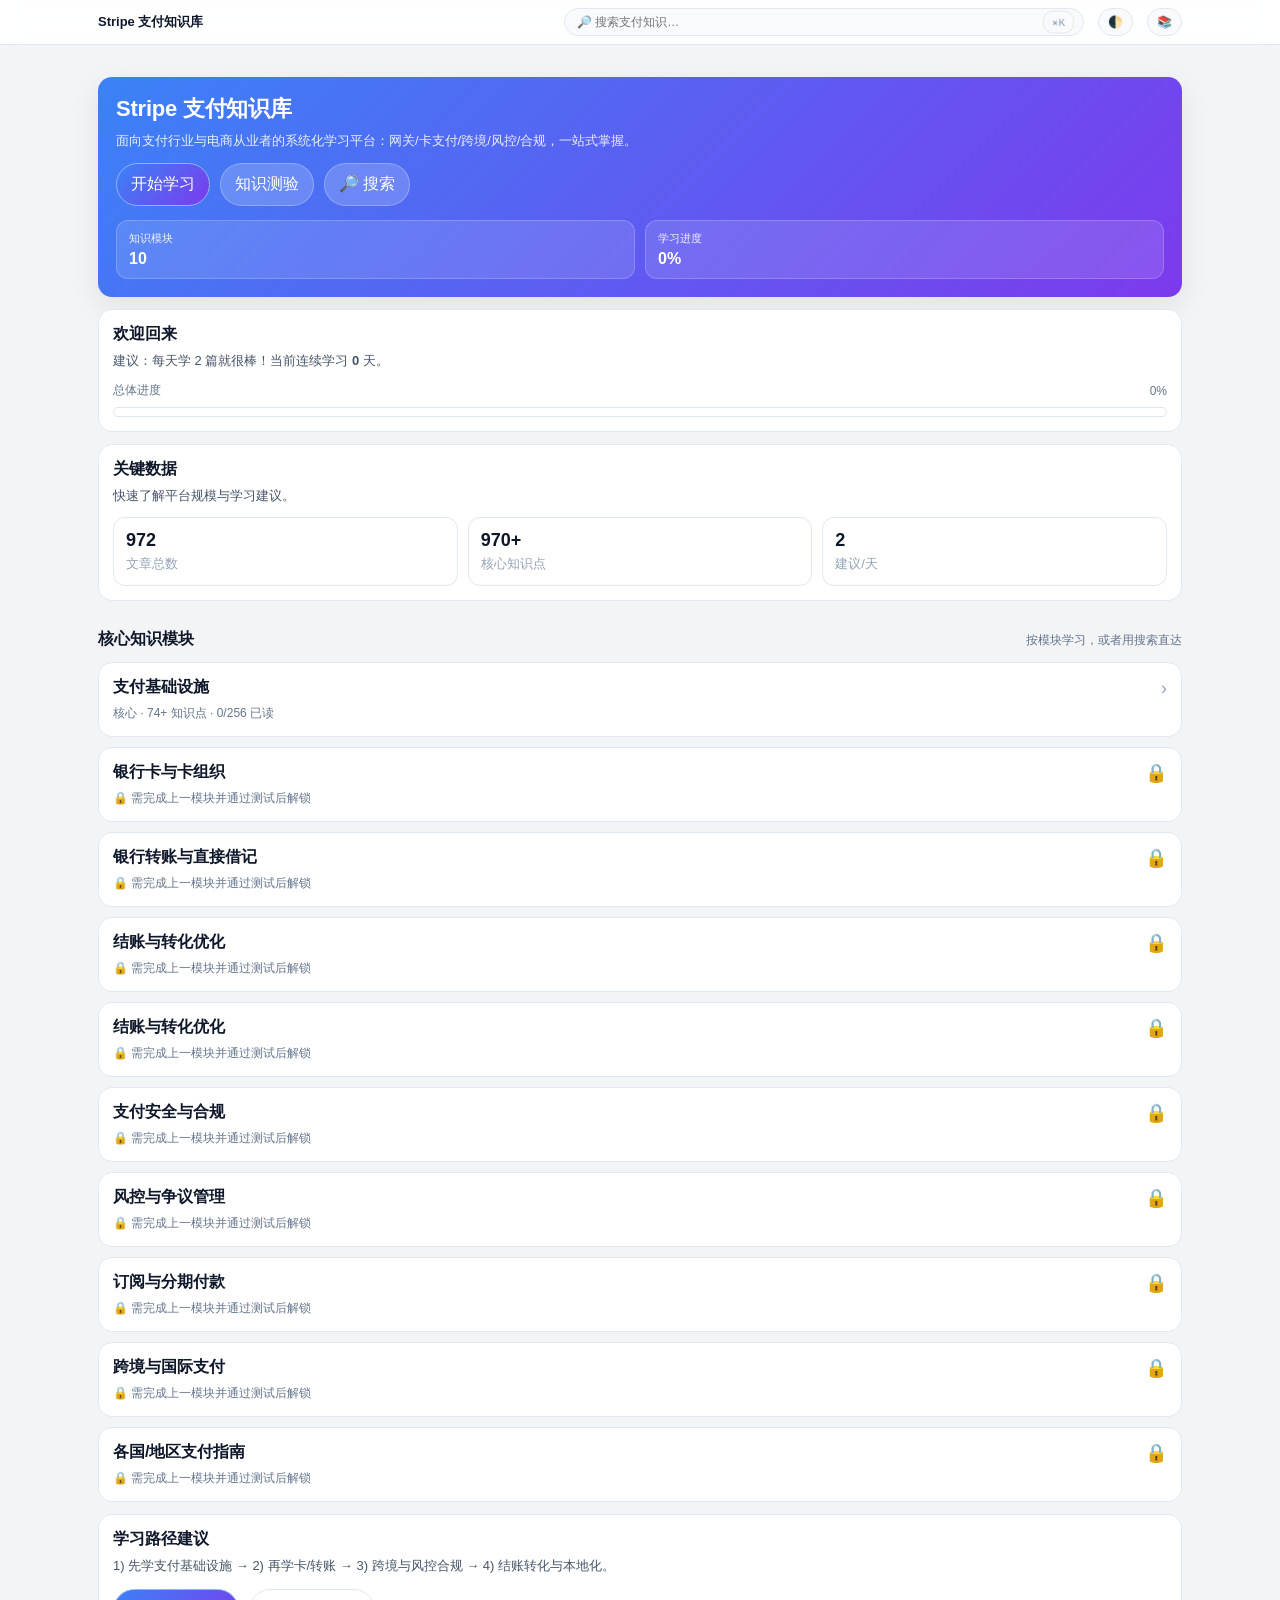
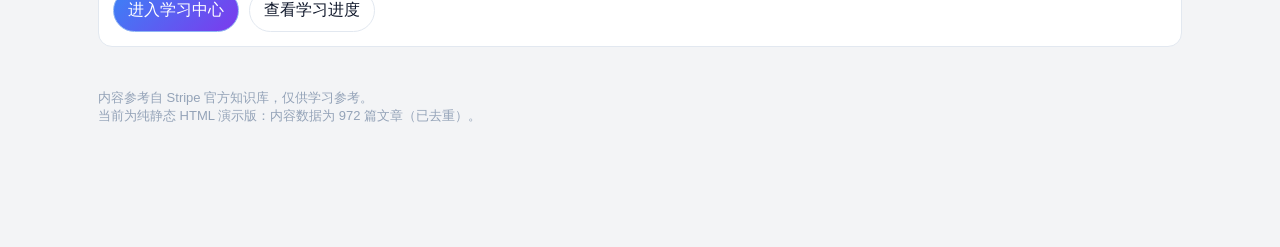
<file: index.html>
<!doctype html>
<html lang="zh-CN">
  <head>
    <meta charset="UTF-8" />
    <meta name="viewport" content="width=device-width, initial-scale=1.0" />
    <title>Stripe 支付知识库</title>
    <meta name="description" content="面向支付行业从业者和电商运营人员的结构化学习平台。" />
    <link rel="stylesheet" href="./assets/styles.css" />
  </head>
  <body>
    <div id="app"></div>
    <script type="module" src="./assets/app.js"></script>
  </body>
</html>
</file>
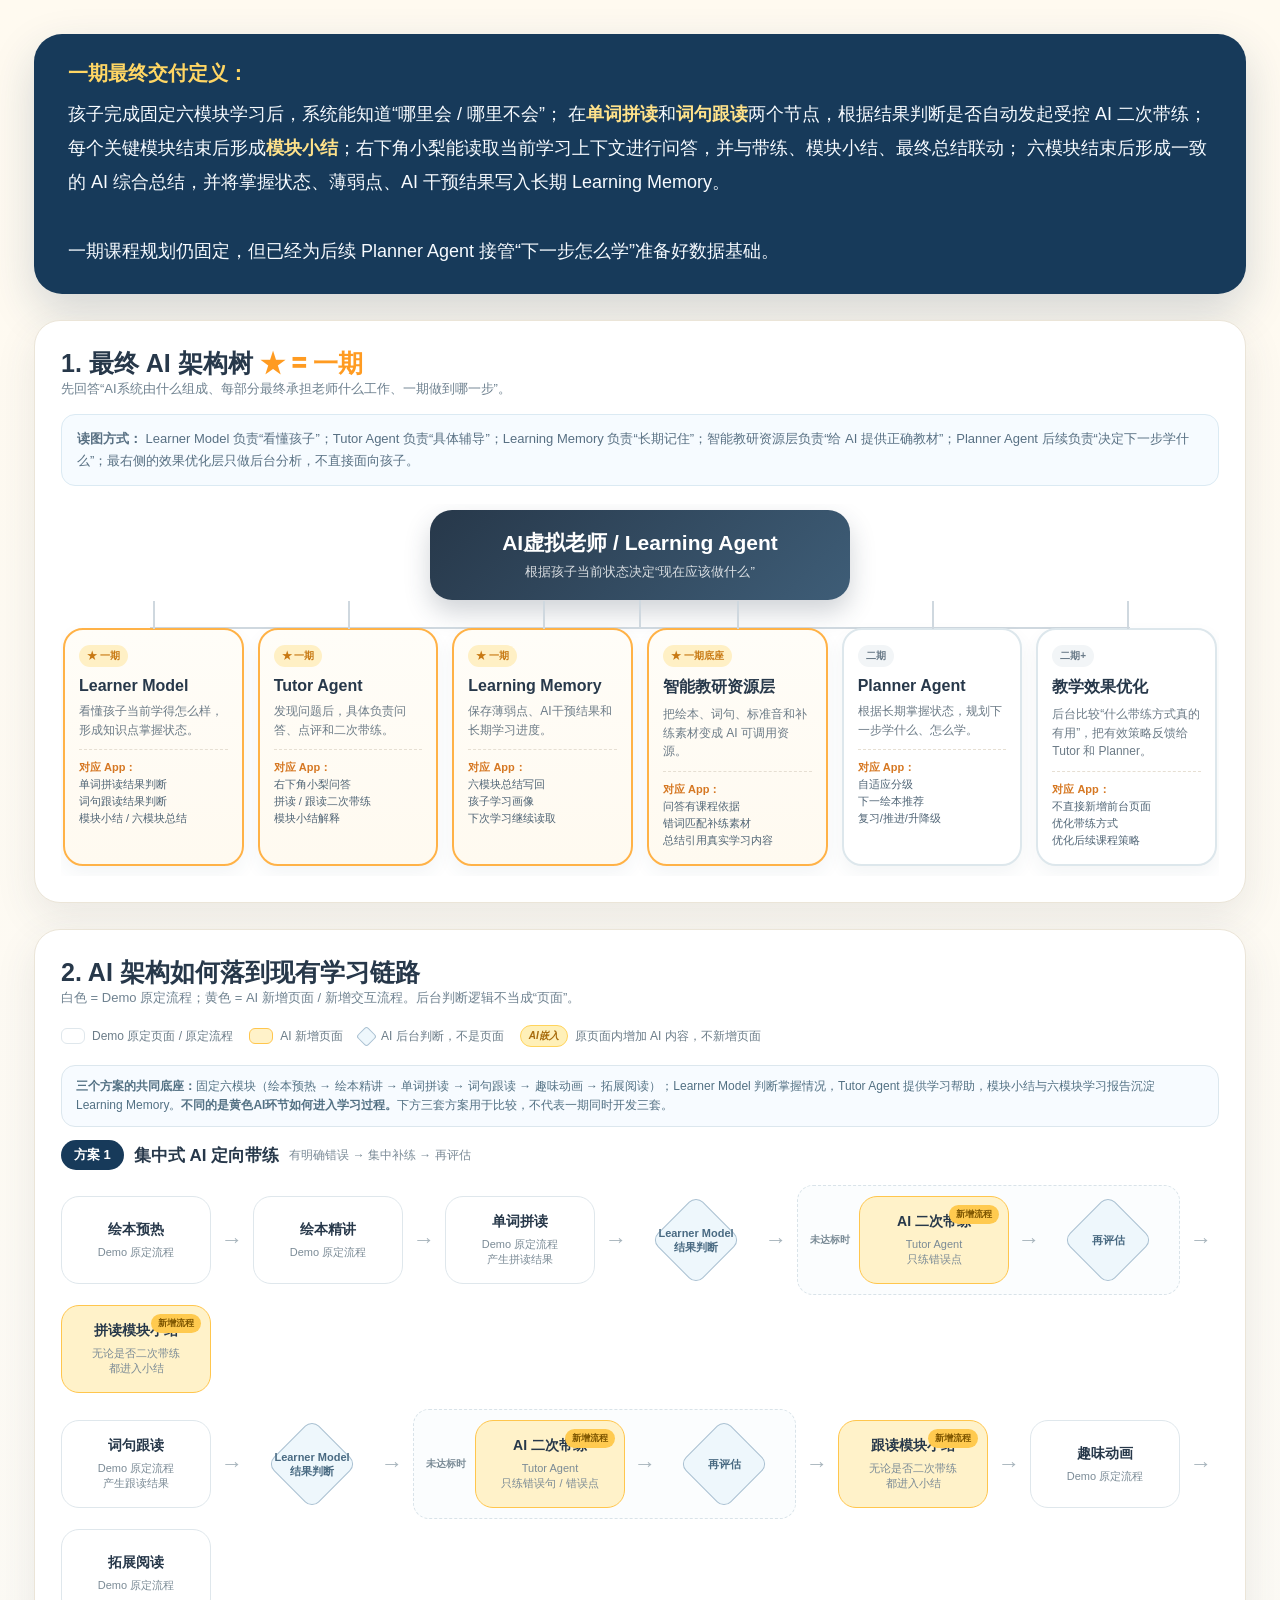
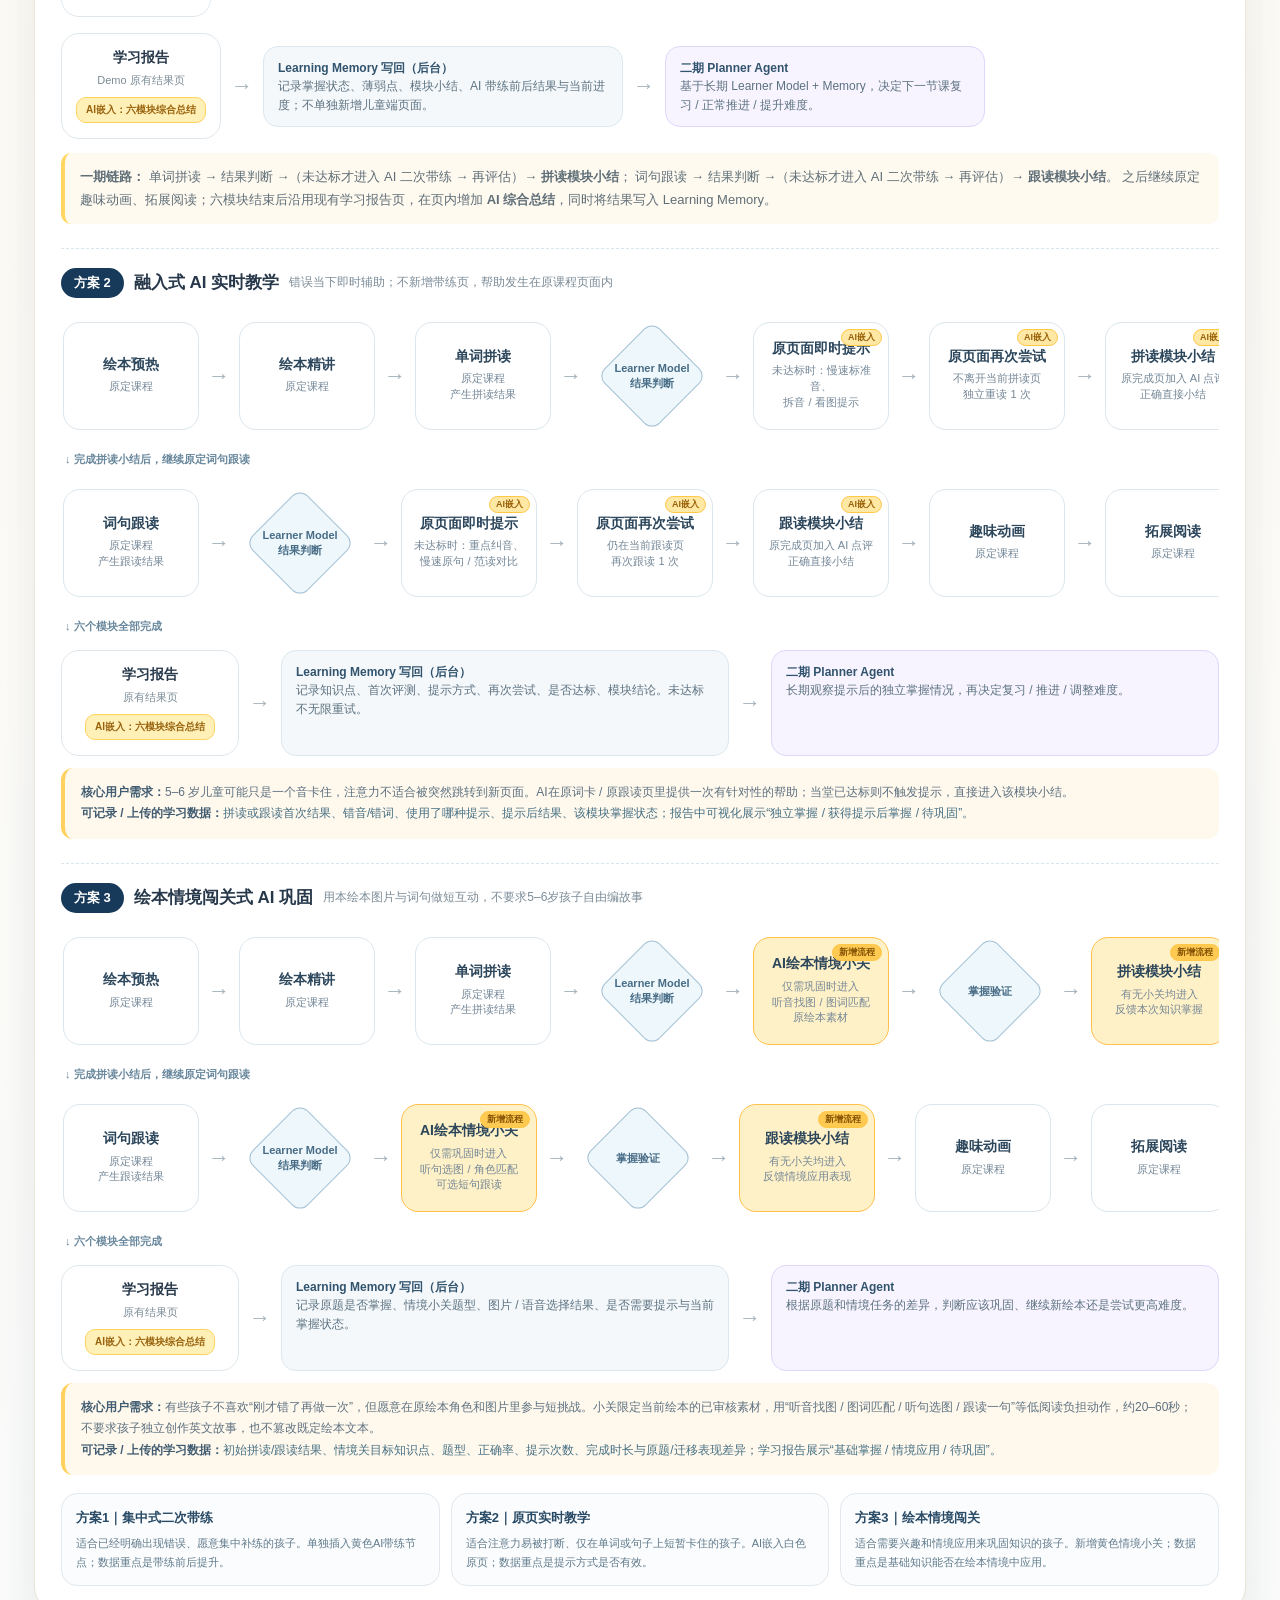
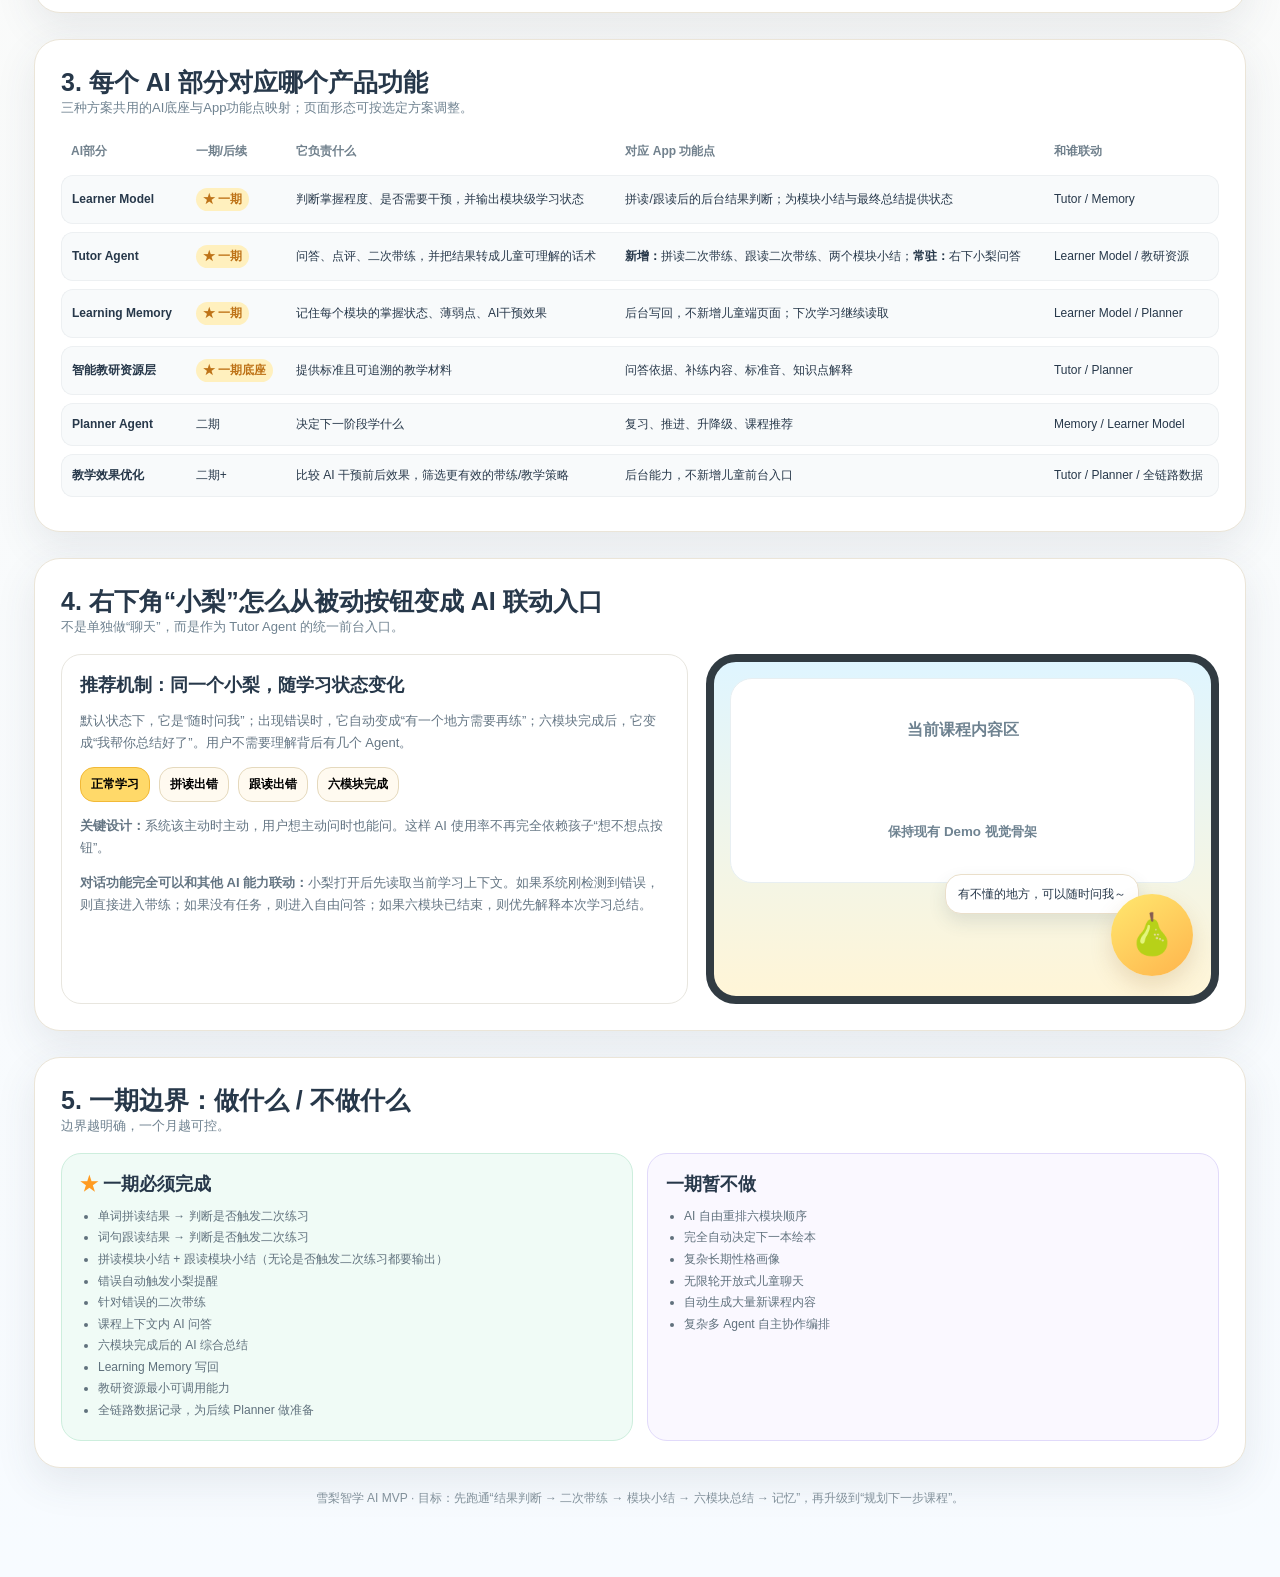
<file: xueli-demo/archive/architecture-original.html>
<!doctype html>
<html lang="zh-CN">
<head>
<meta charset="utf-8"/>
<meta name="viewport" content="width=device-width,initial-scale=1"/>
<title>雪梨智学 · AI建设架构与一期可行性</title>
<style>
:root{
  --bg:#fffaf0;--paper:#fff;--ink:#27384a;--muted:#6f8290;
  --orange:#ff8a4c;--yellow:#ffd760;--green:#5ecb9d;--blue:#5bb8f3;
  --purple:#9a87f5;--line:#eadfc8;--soft:#fff3cf;--shadow:0 14px 40px rgba(54,70,88,.10);
}
*{box-sizing:border-box}
body{margin:0;background:linear-gradient(180deg,#fffaf0,#f7fbff);font-family:-apple-system,BlinkMacSystemFont,"PingFang SC","Microsoft YaHei",sans-serif;color:var(--ink)}
.page{max-width:1440px;margin:0 auto;padding:34px 34px 70px}
.hero{background:linear-gradient(135deg,#fff5cf,#fffdf8 48%,#eef9ff);border:1px solid #f0e4c7;border-radius:28px;padding:30px 34px;box-shadow:var(--shadow)}
.kicker{font-size:13px;font-weight:900;color:#d88730;letter-spacing:.08em}
h1{font-size:34px;margin:8px 0 12px;line-height:1.2}
.hero p{margin:0;max-width:1050px;line-height:1.8;color:#536779;font-size:16px}
.principles{display:grid;grid-template-columns:repeat(4,1fr);gap:12px;margin-top:22px}
.principle{background:rgba(255,255,255,.85);border:1px solid #eee4d2;border-radius:18px;padding:15px}
.principle b{display:block;font-size:14px;margin-bottom:5px}.principle span{font-size:12px;line-height:1.55;color:#6b7b88}
.star{color:#ff9b21;font-weight:1000}
.section{margin-top:26px;background:#fff;border:1px solid #ebe5d8;border-radius:26px;padding:26px;box-shadow:var(--shadow)}
.section-title{display:flex;align-items:flex-end;justify-content:space-between;gap:16px;margin-bottom:18px}
.section-title h2{margin:0;font-size:25px}.section-title p{margin:0;color:var(--muted);font-size:13px}
.tree-wrap{overflow:auto;padding:6px 2px 10px}
.tree{min-width:1120px;display:flex;flex-direction:column;align-items:center}
.root{width:420px;text-align:center;background:linear-gradient(135deg,#27384a,#3e5d77);color:#fff;border-radius:22px;padding:19px 24px;box-shadow:0 12px 26px rgba(39,56,74,.22)}
.root b{font-size:21px}.root small{display:block;margin-top:6px;opacity:.82}
.trunk{width:2px;height:28px;background:#cfd8df}
.branches{position:relative;display:grid;grid-template-columns:repeat(6,1fr);gap:14px;width:100%}
.branches:before{content:"";position:absolute;left:7.5%;right:7.5%;top:-1px;height:2px;background:#cfd8df}
.node{position:relative;background:#fff;border:2px solid #dde7ec;border-radius:20px;padding:15px 14px;min-height:190px;transition:.18s;box-shadow:0 8px 18px rgba(55,78,95,.06)}
.node:before{content:"";position:absolute;left:50%;top:-29px;width:2px;height:28px;background:#cfd8df}
.node.mvp{border-color:#ffb247}.node{cursor:default}
.node .phase{display:inline-block;font-size:10px;border-radius:999px;padding:4px 8px;background:#f2f5f7;color:#6a7b89;font-weight:900}
.node.mvp .phase{background:#fff0c5;color:#c87913}.node.mvp{background:linear-gradient(180deg,#fffdf8,#fffaf0)}
.node h3{font-size:16px;margin:10px 0 7px}.node p{font-size:12px;color:#6c7b87;line-height:1.55;margin:0}
.node .map{margin-top:10px;padding-top:9px;border-top:1px dashed #e6dfd3;font-size:11px;color:#4f6475;line-height:1.55}
.node .map b{color:#d67823}
.detail{margin-top:16px;border-radius:18px;background:#f8fbfd;border:1px solid #e3edf2;padding:17px 19px}
.detail b{font-size:15px}.detail p{margin:7px 0 0;line-height:1.7;color:#5f7383;font-size:13px}

.chain{display:grid;grid-template-columns:repeat(19,minmax(110px,1fr));gap:8px;align-items:stretch;overflow:auto;padding-bottom:6px}
.step{position:relative;min-width:110px;border-radius:16px;padding:13px 10px;background:#f7fafb;border:1px solid #e5ecef;text-align:center;font-size:12px;font-weight:800}
.step small{display:block;margin-top:5px;color:#7d8b95;font-weight:600;line-height:1.4}
.step.ai{background:#fff4d6;border-color:#ffd978}.step.future{background:#f2efff;border-color:#d7cffd}
.arrow{display:grid;place-items:center;color:#a7b2ba;font-size:20px;min-width:18px}
.loop-note{margin-top:14px;background:#fffaf0;border-left:4px solid var(--yellow);padding:13px 15px;border-radius:10px;font-size:13px;line-height:1.7;color:#5f6e77}

.grid2{display:grid;grid-template-columns:1.1fr .9fr;gap:18px}
.card{border:1px solid #e8e6df;border-radius:20px;padding:18px;background:#fff}
.card h3{margin:0 0 10px;font-size:18px}.card p{color:#657684;line-height:1.7;font-size:13px}
.state-row{display:flex;gap:9px;flex-wrap:wrap;margin:12px 0}
.state-btn{border:1px solid #e5d9bd;background:#fffaf0;border-radius:14px;padding:8px 10px;font-weight:800;font-size:12px;cursor:pointer}
.state-btn.active{background:#ffd969;border-color:#f2b937}
.phone{background:linear-gradient(180deg,#dff5ff,#fff5d7);border:8px solid #313b42;border-radius:30px;padding:16px;min-height:350px;position:relative;overflow:hidden}
.lesson-box{height:205px;border-radius:22px;background:#fff;display:grid;place-items:center;border:1px solid #e8eff2;color:#6f8391;font-weight:900}
.pear{position:absolute;right:18px;bottom:20px;width:82px;height:82px;border-radius:50%;background:linear-gradient(145deg,#ffe86f,#ffb44c);display:grid;place-items:center;font-size:40px;box-shadow:0 10px 22px rgba(147,100,39,.18);cursor:pointer}
.badge{position:absolute;right:72px;bottom:82px;max-width:250px;background:#fff;border:1px solid #eadfca;border-radius:16px 16px 4px 16px;padding:10px 12px;font-size:12px;line-height:1.5;box-shadow:0 8px 18px rgba(50,70,85,.12)}
.chat{position:absolute;right:17px;bottom:110px;width:300px;background:#fff;border-radius:18px;padding:13px;border:1px solid #eadfca;box-shadow:0 14px 26px rgba(50,70,85,.15);display:none}
.chat.on{display:block}.chat b{font-size:13px}.msg{margin-top:8px;background:#fff4d8;border-radius:13px;padding:9px;font-size:12px;line-height:1.5}.chips{display:flex;gap:6px;margin-top:8px}.chip{background:#f5f7f8;border-radius:999px;padding:6px 8px;font-size:10px}

.map-table{width:100%;border-collapse:separate;border-spacing:0 8px;font-size:12px}
.map-table th{text-align:left;color:#71818d;padding:0 10px 7px}
.map-table td{padding:12px 10px;background:#f8fafb;border-top:1px solid #edf0f2;border-bottom:1px solid #edf0f2}
.map-table td:first-child{border-left:1px solid #edf0f2;border-radius:12px 0 0 12px;font-weight:900}
.map-table td:last-child{border-right:1px solid #edf0f2;border-radius:0 12px 12px 0}
.mvp-tag{display:inline-block;background:#fff0be;color:#be7318;border-radius:999px;padding:3px 7px;font-weight:900}

.risks{display:grid;grid-template-columns:repeat(3,1fr);gap:12px}
.risk{border-radius:17px;background:#fafbfc;border:1px solid #e8ecef;padding:15px}
.risk b{font-size:14px}.risk p{font-size:12px;line-height:1.55;color:#6d7d88;margin:7px 0 0}
.risk strong{color:#c56e21}

.timeline{display:grid;grid-template-columns:repeat(4,1fr);gap:10px}
.week{border:1px solid #e7e3da;border-radius:18px;padding:16px;background:#fff}
.week .num{font-size:11px;color:#c97924;font-weight:900}.week h3{margin:6px 0 9px;font-size:16px}.week p{font-size:12px;line-height:1.6;color:#687a87;margin:0}
.scope{display:grid;grid-template-columns:1fr 1fr;gap:14px}
.scope .yes{background:#f0fbf6;border-color:#cdeedd}.scope .no{background:#faf8ff;border-color:#e1dafa}
.scope ul{margin:9px 0 0;padding-left:18px;color:#60717d;font-size:12px;line-height:1.8}

.footer{margin-top:22px;text-align:center;color:#81909a;font-size:12px}
@media(max-width:980px){
 .principles,.grid2,.risks,.timeline,.scope{grid-template-columns:1fr}
 .page{padding:18px}.section{padding:18px}
}

.delivery-hero{
  background:#173a5a!important;color:#fff;border:none!important;
  box-shadow:0 18px 45px rgba(23,58,90,.18)!important;
  padding:26px 34px!important;
}
.delivery-title{font-size:20px;font-weight:1000;margin-bottom:10px}
.delivery-copy{font-size:18px;line-height:1.9;color:#f7fbff}
.delivery-copy strong{color:#ffe28a}
.delivery-hero .star{color:#ffd664}
.arch-pre-note{
  margin:-2px 0 18px;padding:13px 15px;border-radius:14px;
  background:#f6fbff;border:1px solid #dbeaf3;color:#587083;
  font-size:13px;line-height:1.7
}
.analytics-note{
  margin-top:9px;padding:9px 10px;border-radius:11px;background:#f7f5ff;
  border:1px solid #e2dcff;color:#6e6598;font-size:11px;line-height:1.55
}


.flow-legend{display:flex;gap:16px;flex-wrap:wrap;align-items:center;margin:2px 0 18px;font-size:12px;color:#6b7c88}
.legend-item{display:flex;align-items:center;gap:7px}
.legend-box{width:24px;height:16px;border-radius:6px;border:1.5px solid #dfe7ec;background:#fff}
.legend-box.ai-new{background:#fff2c9;border-color:#ffc64d}
.legend-diamond{width:15px;height:15px;transform:rotate(45deg);border:1.5px solid #aac1d2;background:#eef7fc;border-radius:3px}
.legend-chip{padding:3px 8px;border-radius:999px;background:#fff0b8;border:1px solid #ffd45c;color:#a76b0c;font-size:10px;font-weight:900}

.flowmap{display:flex;flex-direction:column;gap:16px}
.flow-row{display:flex;align-items:center;gap:10px;flex-wrap:wrap}
.flow-page{position:relative;min-width:150px;min-height:88px;padding:15px 14px;border-radius:18px;background:#fff;border:1.5px solid #dfe7ec;display:flex;flex-direction:column;align-items:center;justify-content:center;text-align:center}
.flow-page b{font-size:14px}.flow-page small{font-size:11px;color:#7b8b96;margin-top:6px;line-height:1.45}
.flow-page.ai-new{background:#fff2c9;border-color:#ffc64d}
.flow-page .new-tag{position:absolute;right:9px;top:8px;padding:3px 7px;border-radius:999px;background:#ffca4f;color:#7d5500;font-size:9px;font-weight:1000}
.flow-arrow{font-size:22px;color:#a8b5bd;font-weight:700}
.logic-wrap{display:flex;align-items:center;gap:8px}
.logic-node{width:118px;min-height:78px;display:grid;place-items:center;text-align:center;padding:10px;position:relative;color:#496a82;font-size:11px;font-weight:800}
.logic-node:before{content:"";position:absolute;width:62px;height:62px;background:#eef7fc;border:1.5px solid #aac1d2;border-radius:10px;transform:rotate(45deg);z-index:0}
.logic-node span{position:relative;z-index:1;line-height:1.35}
.branch-box{display:flex;align-items:center;gap:9px;flex-wrap:wrap;padding:10px 12px;border:1px dashed #d9e3e9;border-radius:16px;background:#fbfdfe}
.branch-label{font-size:10px;color:#7a8b96;font-weight:900}
.embed-page{background:#fff;border:1.5px solid #dfe7ec}
.embed-ai{margin-top:8px;padding:5px 9px;border-radius:10px;background:#fff0b8;border:1px solid #ffd45c;color:#98620d;font-size:10px;font-weight:900}
.backend-strip{display:grid;grid-template-columns:1fr 1fr;gap:10px;margin-top:3px}
.backend-box{border-radius:15px;padding:12px 14px;background:#f4f8fb;border:1px solid #dce8ef;font-size:12px;color:#5d7281;line-height:1.55}
.backend-box b{color:#31536d}
@media(max-width:900px){.backend-strip{grid-template-columns:1fr}.flow-page{min-width:138px}}


/* 新增：方案2 / 方案3。全部为原生HTML流程图，可缩放/可复制文本 */
.scheme-caption{display:flex;align-items:center;gap:10px;flex-wrap:wrap;margin:13px 0 15px}
.scheme-number{display:inline-flex;align-items:center;gap:5px;background:#173a5a;color:#fff;border-radius:999px;padding:6px 13px;font-weight:900;font-size:13px}
.scheme-caption strong{font-size:17px}
.scheme-caption .mini-desc{font-size:12px;color:#7b8b97}
.scheme-comparison-note{border:1px solid #dce7ee;background:#f7fbff;color:#537184;border-radius:14px;padding:11px 14px;line-height:1.6;font-size:12px;margin-bottom:13px}
.scheme-separator{border:0;border-top:1px dashed #d8e5ec;margin:24px 0 19px}
.alt-diagram{display:flex;flex-direction:column;gap:17px}
.alt-row{display:flex;flex-wrap:nowrap;align-items:center;gap:9px;overflow-x:auto;padding:7px 2px 11px;scrollbar-color:#d6e5ed transparent}
.alt-node{flex:1 0 0;min-width:136px;min-height:108px;display:flex;align-items:center;justify-content:center;flex-direction:column;text-align:center;gap:6px;position:relative;background:#fff;border:1.5px solid #dce6ec;border-radius:17px;padding:13px 9px}
.alt-node b{font-size:14px;line-height:1.25;color:#2c465c}
.alt-node small{color:#748797;font-size:11px;line-height:1.45;font-weight:500}
.alt-node.embed-card{border-color:#dce6ec;background:#fff}
.alt-node.new-card{background:#fff1c7;border-color:#ffc04b}
.alt-node.softer{background:#f8fbfd}
.alt-node .mark{position:absolute;top:6px;right:6px;display:block;background:#ffe7a4;color:#986108;border:1px solid #ffc746;padding:2px 6px;border-radius:99px;font-size:9px;line-height:1.3;font-weight:900}
.alt-node .mark.new{background:#ffca52;color:#855405}
.alt-node .node-note{font-size:10px;color:#6f8190;line-height:1.35}
.alt-arrow{flex:0 0 19px;font-size:22px;color:#a4b3be;text-align:center;font-weight:900}
.alt-diamond{flex:0 0 122px;min-width:122px;display:flex;justify-content:center;align-items:center;min-height:112px;position:relative}
.alt-diamond:before{content:"";width:76px;height:76px;border:1.8px solid #a7c3d5;background:#edf7fc;transform:rotate(45deg);border-radius:11px;position:absolute}
.alt-diamond span{font-weight:900;font-size:11px;line-height:1.3;text-align:center;color:#486c86;position:relative;z-index:1}
.alt-choice{padding:7px;border:1px dashed #d0dfeb;background:#fbfdff;border-radius:17px;display:flex;gap:9px;align-items:center;flex:2 0 0;min-width:300px}
.alt-choice .alt-node{min-width:137px}
.alt-choice .alt-diamond{flex-basis:94px;min-width:94px}
.alt-condition{flex:0 0 40px;font-size:10px;color:#788e9f;font-weight:800;line-height:1.3}
.alt-foot{display:flex;align-items:stretch;gap:10px;flex-wrap:wrap;padding-top:3px}
.alt-foot .flow-page{min-width:178px;min-height:102px}
.alt-foot .backend-box{flex:1;min-width:230px;max-width:none}
.alt-foot .flow-arrow{align-self:center}
.alt-note{margin:12px 0 0;padding:14px 16px;background:#fff9ed;border-left:4px solid #ffd15f;border-radius:12px;color:#5d7080;font-size:12px;line-height:1.8}
.alt-note b{color:#425d72}
.alt-note .data-row{margin-top:5px;color:#466f83}
.comparison-matrix{display:grid;grid-template-columns:repeat(3,minmax(0,1fr));gap:11px;margin-top:18px}
.comparison-matrix>div{padding:14px;border:1px solid #e2e8ed;border-radius:16px;background:#fafcfe}
.comparison-matrix b{font-size:13px;color:#294a65}
.comparison-matrix p{font-size:11px;line-height:1.65;color:#607a8a;margin:7px 0 0}
.flow-continuation{font-size:11px;color:#68879c;font-weight:700;margin:-8px 0 -4px 4px}
@media(max-width:1100px){.alt-row{gap:7px}.alt-node{flex:0 0 152px}.alt-diamond{flex:0 0 110px;min-width:110px}.comparison-matrix{grid-template-columns:1fr}}
@media print{.alt-row{overflow:visible;flex-wrap:wrap}.alt-node{flex:1 0 130px}.scheme-separator{break-before:auto}.section{break-inside:avoid}}

</style>
</head>
<body>
<div class="page">


<section class="hero delivery-hero">
  <div class="delivery-title"><span class="star">一期最终交付定义：</span></div>
  <div class="delivery-copy">
    孩子完成固定六模块学习后，系统能知道“哪里会 / 哪里不会”；
    在<strong>单词拼读</strong>和<strong>词句跟读</strong>两个节点，根据结果判断是否自动发起受控 AI 二次带练；
    每个关键模块结束后形成<strong>模块小结</strong>；右下角小梨能读取当前学习上下文进行问答，并与带练、模块小结、最终总结联动；
    六模块结束后形成一致的 AI 综合总结，并将掌握状态、薄弱点、AI 干预结果写入长期 Learning Memory。
    <br><br>
    一期课程规划仍固定，但已经为后续 Planner Agent 接管“下一步怎么学”准备好数据基础。
  </div>
</section>

<section class="section">
  <div class="section-title">
    <div><h2>1. 最终 AI 架构树 <span class="star">★ = 一期</span></h2><p>先回答“AI系统由什么组成、每部分最终承担老师什么工作、一期做到哪一步”。</p></div>
  </div>
  <div class="arch-pre-note"><b>读图方式：</b> Learner Model 负责“看懂孩子”；Tutor Agent 负责“具体辅导”；Learning Memory 负责“长期记住”；智能教研资源层负责“给 AI 提供正确教材”；Planner Agent 后续负责“决定下一步学什么”；最右侧的效果优化层只做后台分析，不直接面向孩子。</div>
  <div class="tree-wrap">
    <div class="tree">
      <div class="root"><b>AI虚拟老师 / Learning Agent</b><small>根据孩子当前状态决定“现在应该做什么”</small></div>
      <div class="trunk"></div>
      <div class="branches">
        <div class="node mvp" data-key="learner">
          <span class="phase">★ 一期</span><h3>Learner Model</h3>
          <p>看懂孩子当前学得怎么样，形成知识点掌握状态。</p>
          <div class="map"><b>对应 App：</b><br>单词拼读结果判断<br>词句跟读结果判断<br>模块小结 / 六模块总结</div>
        </div>
        <div class="node mvp" data-key="tutor">
          <span class="phase">★ 一期</span><h3>Tutor Agent</h3>
          <p>发现问题后，具体负责问答、点评和二次带练。</p>
          <div class="map"><b>对应 App：</b><br>右下角小梨问答<br>拼读 / 跟读二次带练<br>模块小结解释</div>
        </div>
        <div class="node mvp" data-key="memory">
          <span class="phase">★ 一期</span><h3>Learning Memory</h3>
          <p>保存薄弱点、AI干预结果和长期学习进度。</p>
          <div class="map"><b>对应 App：</b><br>六模块总结写回<br>孩子学习画像<br>下次学习继续读取</div>
        </div>
        <div class="node mvp" data-key="resource">
          <span class="phase">★ 一期底座</span><h3>智能教研资源层</h3>
          <p>把绘本、词句、标准音和补练素材变成 AI 可调用资源。</p>
          <div class="map"><b>对应 App：</b><br>问答有课程依据<br>错词匹配补练素材<br>总结引用真实学习内容</div>
        </div>
        <div class="node" data-key="planner">
          <span class="phase">二期</span><h3>Planner Agent</h3>
          <p>根据长期掌握状态，规划下一步学什么、怎么学。</p>
          <div class="map"><b>对应 App：</b><br>自适应分级<br>下一绘本推荐<br>复习/推进/升降级</div>
        </div>
        <div class="node" data-key="analytics">
          <span class="phase">二期+</span><h3>教学效果优化</h3>
          <p>后台比较“什么带练方式真的有用”，把有效策略反馈给 Tutor 和 Planner。</p>
          <div class="map"><b>对应 App：</b><br>不直接新增前台页面<br>优化带练方式<br>优化后续课程策略</div>
          
        </div>
      </div>
    </div>
  </div>
</section>


<section class="section">
  <div class="section-title">
    <div>
      <h2>2. AI 架构如何落到现有学习链路</h2>
      <p>白色 = Demo 原定流程；黄色 = AI 新增页面 / 新增交互流程。后台判断逻辑不当成“页面”。</p>
    </div>
  </div>

  <div class="flow-legend">
    <span class="legend-item"><i class="legend-box"></i> Demo 原定页面 / 原定流程</span>
    <span class="legend-item"><i class="legend-box ai-new"></i> AI 新增页面</span>
    <span class="legend-item"><i class="legend-diamond"></i> AI 后台判断，不是页面</span>
    <span class="legend-item"><i class="legend-chip">AI嵌入</i> 原页面内增加 AI 内容，不新增页面</span>
  </div>

  <div class="scheme-comparison-note"><b>三个方案的共同底座：</b>固定六模块（绘本预热 → 绘本精讲 → 单词拼读 → 词句跟读 → 趣味动画 → 拓展阅读）；Learner Model 判断掌握情况，Tutor Agent 提供学习帮助，模块小结与六模块学习报告沉淀 Learning Memory。<b>不同的是黄色AI环节如何进入学习过程。</b>下方三套方案用于比较，不代表一期同时开发三套。</div>
  <div class="scheme-caption"><span class="scheme-number">方案 1</span><strong>集中式 AI 定向带练</strong><span class="mini-desc">有明确错误 → 集中补练 → 再评估</span></div>
  <div class="flowmap">

    <!-- 原流程前两步 -->
    <div class="flow-row">
      <div class="flow-page"><b>绘本预热</b><small>Demo 原定流程</small></div>
      <div class="flow-arrow">→</div>
      <div class="flow-page"><b>绘本精讲</b><small>Demo 原定流程</small></div>
      <div class="flow-arrow">→</div>
      <div class="flow-page"><b>单词拼读</b><small>Demo 原定流程<br>产生拼读结果</small></div>
      <div class="flow-arrow">→</div>

      <div class="logic-wrap">
        <div class="logic-node"><span>Learner Model<br>结果判断</span></div>
      </div>
      <div class="flow-arrow">→</div>

      <div class="branch-box">
        <span class="branch-label">未达标时</span>
        <div class="flow-page ai-new">
          <span class="new-tag">新增流程</span>
          <b>AI 二次带练</b>
          <small>Tutor Agent<br>只练错误点</small>
        </div>
        <div class="flow-arrow">→</div>
        <div class="logic-node"><span>再评估</span></div>
      </div>

      <div class="flow-arrow">→</div>
      <div class="flow-page ai-new">
        <span class="new-tag">新增流程</span>
        <b>拼读模块小结</b>
        <small>无论是否二次带练<br>都进入小结</small>
      </div>
    </div>

    <!-- 明确展示词句跟读，不再让它被挤出可视区 -->
    <div class="flow-row">
      <div class="flow-page"><b>词句跟读</b><small>Demo 原定流程<br>产生跟读结果</small></div>
      <div class="flow-arrow">→</div>

      <div class="logic-wrap">
        <div class="logic-node"><span>Learner Model<br>结果判断</span></div>
      </div>
      <div class="flow-arrow">→</div>

      <div class="branch-box">
        <span class="branch-label">未达标时</span>
        <div class="flow-page ai-new">
          <span class="new-tag">新增流程</span>
          <b>AI 二次带练</b>
          <small>Tutor Agent<br>只练错误句 / 错误点</small>
        </div>
        <div class="flow-arrow">→</div>
        <div class="logic-node"><span>再评估</span></div>
      </div>

      <div class="flow-arrow">→</div>
      <div class="flow-page ai-new">
        <span class="new-tag">新增流程</span>
        <b>跟读模块小结</b>
        <small>无论是否二次带练<br>都进入小结</small>
      </div>
      <div class="flow-arrow">→</div>

      <div class="flow-page"><b>趣味动画</b><small>Demo 原定流程</small></div>
      <div class="flow-arrow">→</div>
      <div class="flow-page"><b>拓展阅读</b><small>Demo 原定流程</small></div>
    </div>

    <!-- 结课：沿用现有学习报告页面，在页内增加AI总结，不误画成新增页面 -->
    <div class="flow-row">
      <div class="flow-page embed-page">
        <b>学习报告</b>
        <small>Demo 原有结果页</small>
        <div class="embed-ai">AI嵌入：六模块综合总结</div>
      </div>
      <div class="flow-arrow">→</div>
      <div class="backend-box" style="max-width:360px">
        <b>Learning Memory 写回（后台）</b><br>
        记录掌握状态、薄弱点、模块小结、AI 带练前后结果与当前进度；不单独新增儿童端页面。
      </div>
      <div class="flow-arrow">→</div>
      <div class="backend-box" style="max-width:320px;background:#f7f4ff;border-color:#ded6fb">
        <b>二期 Planner Agent</b><br>
        基于长期 Learner Model + Memory，决定下一节课复习 / 正常推进 / 提升难度。
      </div>
    </div>

  </div>

  <div class="loop-note">
    <b>一期链路：</b>
    单词拼读 → 结果判断 →（未达标才进入 AI 二次带练 → 再评估）→ <b>拼读模块小结</b>；
    词句跟读 → 结果判断 →（未达标才进入 AI 二次带练 → 再评估）→ <b>跟读模块小结</b>。
    之后继续原定趣味动画、拓展阅读；六模块结束后沿用现有学习报告页，在页内增加 <b>AI 综合总结</b>，同时将结果写入 Learning Memory。
  </div>

  <hr class="scheme-separator"/>
  <div class="scheme-caption"><span class="scheme-number">方案 2</span><strong>融入式 AI 实时教学</strong><span class="mini-desc">错误当下即时辅助；不新增带练页，帮助发生在原课程页面内</span></div>
  <div class="alt-diagram" aria-label="方案2 AI融入式实时教学流程图">
    <div class="alt-row">
      <div class="alt-node"><b>绘本预热</b><small>原定课程</small></div><span class="alt-arrow">→</span>
      <div class="alt-node"><b>绘本精讲</b><small>原定课程</small></div><span class="alt-arrow">→</span>
      <div class="alt-node"><b>单词拼读</b><small>原定课程<br>产生拼读结果</small></div><span class="alt-arrow">→</span>
      <div class="alt-diamond"><span>Learner Model<br>结果判断</span></div><span class="alt-arrow">→</span>
      <div class="alt-node embed-card"><span class="mark">AI嵌入</span><b>原页面即时提示</b><small>未达标时：慢速标准音、<br>拆音 / 看图提示</small></div><span class="alt-arrow">→</span>
      <div class="alt-node embed-card"><span class="mark">AI嵌入</span><b>原页面再次尝试</b><small>不离开当前拼读页<br>独立重读 1 次</small></div><span class="alt-arrow">→</span>
      <div class="alt-node embed-card"><span class="mark">AI嵌入</span><b>拼读模块小结</b><small>原完成页加入 AI 点评<br>正确直接小结</small></div>
    </div>
    <div class="flow-continuation">↓ 完成拼读小结后，继续原定词句跟读</div>
    <div class="alt-row">
      <div class="alt-node"><b>词句跟读</b><small>原定课程<br>产生跟读结果</small></div><span class="alt-arrow">→</span>
      <div class="alt-diamond"><span>Learner Model<br>结果判断</span></div><span class="alt-arrow">→</span>
      <div class="alt-node embed-card"><span class="mark">AI嵌入</span><b>原页面即时提示</b><small>未达标时：重点纠音、<br>慢速原句 / 范读对比</small></div><span class="alt-arrow">→</span>
      <div class="alt-node embed-card"><span class="mark">AI嵌入</span><b>原页面再次尝试</b><small>仍在当前跟读页<br>再次跟读 1 次</small></div><span class="alt-arrow">→</span>
      <div class="alt-node embed-card"><span class="mark">AI嵌入</span><b>跟读模块小结</b><small>原完成页加入 AI 点评<br>正确直接小结</small></div><span class="alt-arrow">→</span>
      <div class="alt-node"><b>趣味动画</b><small>原定课程</small></div><span class="alt-arrow">→</span>
      <div class="alt-node"><b>拓展阅读</b><small>原定课程</small></div>
    </div>
    <div class="flow-continuation">↓ 六个模块全部完成</div>
    <div class="alt-foot">
      <div class="flow-page embed-page"><b>学习报告</b><small>原有结果页</small><div class="embed-ai">AI嵌入：六模块综合总结</div></div>
      <div class="flow-arrow">→</div>
      <div class="backend-box"><b>Learning Memory 写回（后台）</b><br>记录知识点、首次评测、提示方式、再次尝试、是否达标、模块结论。未达标不无限重试。</div>
      <div class="flow-arrow">→</div>
      <div class="backend-box" style="background:#f7f4ff;border-color:#ded6fb"><b>二期 Planner Agent</b><br>长期观察提示后的独立掌握情况，再决定复习 / 推进 / 调整难度。</div>
    </div>
  </div>
  <div class="alt-note"><b>核心用户需求：</b>5–6 岁儿童可能只是一个音卡住，注意力不适合被突然跳转到新页面。AI在原词卡 / 原跟读页里提供一次有针对性的帮助；当堂已达标则不触发提示，直接进入该模块小结。<br>
    <span class="data-row"><b>可记录 / 上传的学习数据：</b>拼读或跟读首次结果、错音/错词、使用了哪种提示、提示后结果、该模块掌握状态；报告中可视化展示“独立掌握 / 获得提示后掌握 / 待巩固”。</span>
  </div>

  <hr class="scheme-separator"/>
  <div class="scheme-caption"><span class="scheme-number">方案 3</span><strong>绘本情境闯关式 AI 巩固</strong><span class="mini-desc">用本绘本图片与词句做短互动，不要求5–6岁孩子自由编故事</span></div>
  <div class="alt-diagram" aria-label="方案3绘本情境闯关式AI巩固流程图">
    <div class="alt-row">
      <div class="alt-node"><b>绘本预热</b><small>原定课程</small></div><span class="alt-arrow">→</span>
      <div class="alt-node"><b>绘本精讲</b><small>原定课程</small></div><span class="alt-arrow">→</span>
      <div class="alt-node"><b>单词拼读</b><small>原定课程<br>产生拼读结果</small></div><span class="alt-arrow">→</span>
      <div class="alt-diamond"><span>Learner Model<br>结果判断</span></div><span class="alt-arrow">→</span>
      <div class="alt-node new-card"><span class="mark new">新增流程</span><b>AI绘本情境小关</b><small>仅需巩固时进入<br>听音找图 / 图词匹配<br>原绘本素材</small></div><span class="alt-arrow">→</span>
      <div class="alt-diamond"><span>掌握验证</span></div><span class="alt-arrow">→</span>
      <div class="alt-node new-card"><span class="mark new">新增流程</span><b>拼读模块小结</b><small>有无小关均进入<br>反馈本次知识掌握</small></div>
    </div>
    <div class="flow-continuation">↓ 完成拼读小结后，继续原定词句跟读</div>
    <div class="alt-row">
      <div class="alt-node"><b>词句跟读</b><small>原定课程<br>产生跟读结果</small></div><span class="alt-arrow">→</span>
      <div class="alt-diamond"><span>Learner Model<br>结果判断</span></div><span class="alt-arrow">→</span>
      <div class="alt-node new-card"><span class="mark new">新增流程</span><b>AI绘本情境小关</b><small>仅需巩固时进入<br>听句选图 / 角色匹配<br>可选短句跟读</small></div><span class="alt-arrow">→</span>
      <div class="alt-diamond"><span>掌握验证</span></div><span class="alt-arrow">→</span>
      <div class="alt-node new-card"><span class="mark new">新增流程</span><b>跟读模块小结</b><small>有无小关均进入<br>反馈情境应用表现</small></div><span class="alt-arrow">→</span>
      <div class="alt-node"><b>趣味动画</b><small>原定课程</small></div><span class="alt-arrow">→</span>
      <div class="alt-node"><b>拓展阅读</b><small>原定课程</small></div>
    </div>
    <div class="flow-continuation">↓ 六个模块全部完成</div>
    <div class="alt-foot">
      <div class="flow-page embed-page"><b>学习报告</b><small>原有结果页</small><div class="embed-ai">AI嵌入：六模块综合总结</div></div>
      <div class="flow-arrow">→</div>
      <div class="backend-box"><b>Learning Memory 写回（后台）</b><br>记录原题是否掌握、情境小关题型、图片 / 语音选择结果、是否需要提示与当前掌握状态。</div>
      <div class="flow-arrow">→</div>
      <div class="backend-box" style="background:#f7f4ff;border-color:#ded6fb"><b>二期 Planner Agent</b><br>根据原题和情境任务的差异，判断应该巩固、继续新绘本还是尝试更高难度。</div>
    </div>
  </div>
  <div class="alt-note"><b>核心用户需求：</b>有些孩子不喜欢“刚才错了再做一次”，但愿意在原绘本角色和图片里参与短挑战。小关限定当前绘本的已审核素材，用“听音找图 / 图词匹配 / 听句选图 / 跟读一句”等低阅读负担动作，约20–60秒；不要求孩子独立创作英文故事，也不篡改既定绘本文本。<br>
    <span class="data-row"><b>可记录 / 上传的学习数据：</b>初始拼读/跟读结果、情境关目标知识点、题型、正确率、提示次数、完成时长与原题/迁移表现差异；学习报告展示“基础掌握 / 情境应用 / 待巩固”。</span>
  </div>

  <div class="comparison-matrix" aria-label="三种AI干预方案对比">
    <div><b>方案1｜集中式二次带练</b><p>适合已经明确出现错误、愿意集中补练的孩子。单独插入黄色AI带练节点；数据重点是带练前后提升。</p></div>
    <div><b>方案2｜原页实时教学</b><p>适合注意力易被打断、仅在单词或句子上短暂卡住的孩子。AI嵌入白色原页；数据重点是提示方式是否有效。</p></div>
    <div><b>方案3｜绘本情境闯关</b><p>适合需要兴趣和情境应用来巩固知识的孩子。新增黄色情境小关；数据重点是基础知识能否在绘本情境中应用。</p></div>
  </div>
</section>

<section class="section">
  <div class="section-title"><div><h2>3. 每个 AI 部分对应哪个产品功能</h2><p>三种方案共用的AI底座与App功能点映射；页面形态可按选定方案调整。</p></div></div>
  <table class="map-table">
    <thead><tr><th>AI部分</th><th>一期/后续</th><th>它负责什么</th><th>对应 App 功能点</th><th>和谁联动</th></tr></thead>
    <tbody>
      <tr><td>Learner Model</td><td><span class="mvp-tag">★ 一期</span></td><td>判断掌握程度、是否需要干预，并输出模块级学习状态</td><td>拼读/跟读后的后台结果判断；为模块小结与最终总结提供状态</td><td>Tutor / Memory</td></tr>
      <tr><td>Tutor Agent</td><td><span class="mvp-tag">★ 一期</span></td><td>问答、点评、二次带练，并把结果转成儿童可理解的话术</td><td><b>新增：</b>拼读二次带练、跟读二次带练、两个模块小结；<b>常驻：</b>右下小梨问答</td><td>Learner Model / 教研资源</td></tr>
      <tr><td>Learning Memory</td><td><span class="mvp-tag">★ 一期</span></td><td>记住每个模块的掌握状态、薄弱点、AI干预效果</td><td>后台写回，不新增儿童端页面；下次学习继续读取</td><td>Learner Model / Planner</td></tr>
      <tr><td>智能教研资源层</td><td><span class="mvp-tag">★ 一期底座</span></td><td>提供标准且可追溯的教学材料</td><td>问答依据、补练内容、标准音、知识点解释</td><td>Tutor / Planner</td></tr>
      <tr><td>Planner Agent</td><td>二期</td><td>决定下一阶段学什么</td><td>复习、推进、升降级、课程推荐</td><td>Memory / Learner Model</td></tr>
      <tr><td>教学效果优化</td><td>二期+</td><td>比较 AI 干预前后效果，筛选更有效的带练/教学策略</td><td>后台能力，不新增儿童前台入口</td><td>Tutor / Planner / 全链路数据</td></tr>
    </tbody>
  </table>
</section>

<section class="section">
  <div class="section-title"><div><h2>4. 右下角“小梨”怎么从被动按钮变成 AI 联动入口</h2><p>不是单独做“聊天”，而是作为 Tutor Agent 的统一前台入口。</p></div></div>
  <div class="grid2">
    <div class="card">
      <h3>推荐机制：同一个小梨，随学习状态变化</h3>
      <p>默认状态下，它是“随时问我”；出现错误时，它自动变成“有一个地方需要再练”；六模块完成后，它变成“我帮你总结好了”。用户不需要理解背后有几个 Agent。</p>
      <div class="state-row">
        <button class="state-btn active" data-state="normal">正常学习</button>
        <button class="state-btn" data-state="word">拼读出错</button>
        <button class="state-btn" data-state="sentence">跟读出错</button>
        <button class="state-btn" data-state="done">六模块完成</button>
      </div>
      <p><b>关键设计：</b>系统该主动时主动，用户想主动问时也能问。这样 AI 使用率不再完全依赖孩子“想不想点按钮”。</p>
      <p><b>对话功能完全可以和其他 AI 能力联动：</b>小梨打开后先读取当前学习上下文。如果系统刚检测到错误，则直接进入带练；如果没有任务，则进入自由问答；如果六模块已结束，则优先解释本次学习总结。</p>
    </div>
    <div class="phone" id="phone">
      <div class="lesson-box" id="lessonBox">当前课程内容区<br><small style="font-weight:600">保持现有 Demo 视觉骨架</small></div>
      <div class="badge" id="pearBadge">有不懂的地方，可以随时问我～</div>
      <div class="chat" id="chatBox">
        <b>梨宝AI伴学</b>
        <div class="msg" id="chatMsg">我知道你现在正在学习这节课，有哪里想问我吗？</div>
        <div class="chips" id="chips"><span class="chip">解释这个词</span><span class="chip">再听一次</span></div>
      </div>
      <div class="pear" id="pear">🍐</div>
    </div>
  </div>
</section>





<section class="section">
  <div class="section-title"><div><h2>5. 一期边界：做什么 / 不做什么</h2><p>边界越明确，一个月越可控。</p></div></div>
  <div class="scope">
    <div class="card yes"><h3><span class="star">★</span> 一期必须完成</h3><ul>
      <li>单词拼读结果 → 判断是否触发二次练习</li><li>词句跟读结果 → 判断是否触发二次练习</li><li>拼读模块小结 + 跟读模块小结（无论是否触发二次练习都要输出）</li>
      <li>错误自动触发小梨提醒</li>
      <li>针对错误的二次带练</li>
      <li>课程上下文内 AI 问答</li>
      <li>六模块完成后的 AI 综合总结</li>
      <li>Learning Memory 写回</li>
      <li>教研资源最小可调用能力</li>
      <li>全链路数据记录，为后续 Planner 做准备</li>
    </ul></div>
    <div class="card no"><h3>一期暂不做</h3><ul>
      <li>AI 自由重排六模块顺序</li>
      <li>完全自动决定下一本绘本</li>
      <li>复杂长期性格画像</li>
      <li>无限轮开放式儿童聊天</li>
      <li>自动生成大量新课程内容</li>
      <li>复杂多 Agent 自主协作编排</li>
    </ul></div>
  </div>
</section>

<div class="footer">雪梨智学 AI MVP · 目标：先跑通“结果判断 → 二次带练 → 模块小结 → 六模块总结 → 记忆”，再升级到“规划下一步课程”。</div>
</div>

<script>
const states={
 normal:{badge:"有不懂的地方，可以随时问我～",msg:"我知道你现在正在学习这节课，有哪里想问我吗？",chips:["解释这个词","再听一次"]},
 word:{badge:"刚才有 1 个单词需要再练一下～",msg:"刚才 strong 还有一点不清楚，我们只练这个词，不用重做整节。",chips:["开始带练","先听标准音"]},
 sentence:{badge:"有 1 句话再练一次就更棒啦～",msg:"刚才这句话的完整度还不够，我们再读一遍，我会根据第二次结果判断是否通过。",chips:["再读一次","听原句"]},
 done:{badge:"今天的学习我已经帮你总结好啦～",msg:"今天 6 个任务都完成了。我会告诉你哪些已经掌握、哪些下次还要继续练，并把结果记住。",chips:["查看总结","我哪里进步了"]}
};
document.querySelectorAll(".state-btn").forEach(b=>b.onclick=()=>{
 document.querySelectorAll(".state-btn").forEach(x=>x.classList.remove("active"));b.classList.add("active");
 const s=states[b.dataset.state];document.getElementById("pearBadge").textContent=s.badge;document.getElementById("chatMsg").textContent=s.msg;
 document.getElementById("chips").innerHTML=s.chips.map(x=>'<span class="chip">'+x+'</span>').join("");
 document.getElementById("chatBox").classList.remove("on");
});
document.getElementById("pear").onclick=()=>document.getElementById("chatBox").classList.toggle("on");
</script>
</body>
</html>
</file>
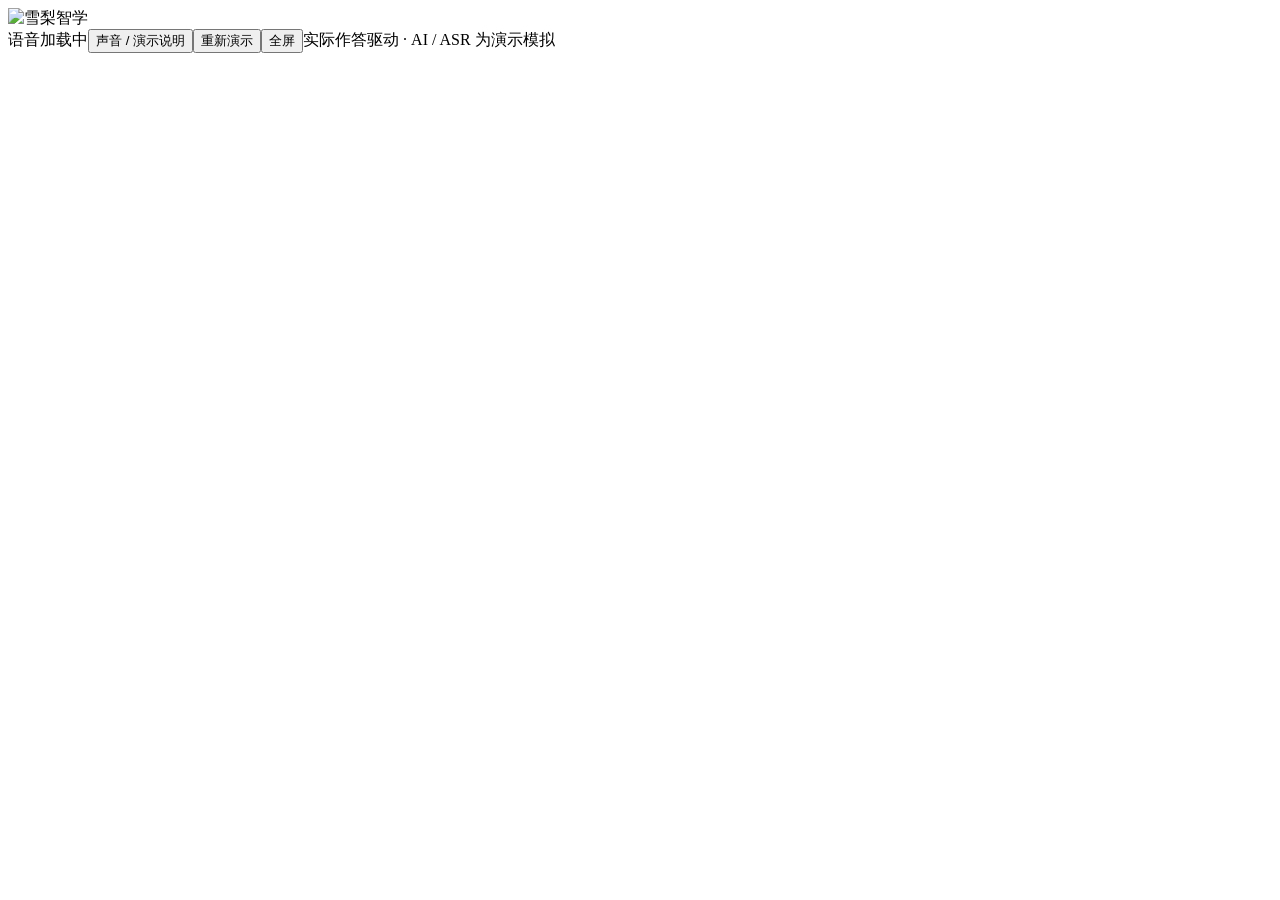
<file: demo/xueli-ai/src/template.html>
<!doctype html><html lang="zh-CN"><head><meta charset="UTF-8"><meta name="viewport" content="width=device-width,initial-scale=1"><title>雪梨智学 · AI伴学 App交互 Demo V8</title><style>__CSS__</style></head><body><div id="viewport"><div id="stage"><img id="background" alt="雪梨智学"><div id="fields"></div><div id="buttons"></div><div id="speech-wave" class="speech-wave"></div><div id="modal" class="modal-backdrop hidden"></div><div id="toast" class="toast hidden" role="status"></div></div></div><div class="controls"><span id="scene-label"></span><span id="audio-status" class="audio-status">语音加载中</span><button onclick="openSettings()">声音 / 演示说明</button><button onclick="askReset()">重新演示</button><button onclick="fullscreen()">全屏</button><span>实际作答驱动 · AI / ASR 为演示模拟</span></div><script>__JS__</script></body></html>
</file>
<file: assets/styles.css>
/* Stripe KB — 纯静态 HTML 版本
   设计目标：现代简洁、圆角卡片、支持明暗主题、移动端友好 */

:root {
  /* risk-management-kb-prototype.jsx 视觉对齐（slate + blue） */
  --heading: #0f172a;
  --bodytext: #475569;
  --secondary: #64748b;
  --muted: #94a3b8;
  --bg: #f3f4f6;
  --panel: #ffffff;
  --bgSoft: #f8fafc;
  --text: var(--heading);
  --border: #e2e8f0;
  --shadow: 0 10px 30px rgba(15, 23, 42, 0.08);
  --brand: #3b82f6; /* primary */
  --brand2: #7c3aed; /* purple */
  --success: #22c55e;
  --danger: #ef4444;
  --warn: #f59e0b;
  --radius: 16px;
  --radius-sm: 12px;
  --maxw: 1120px;
  --font: -apple-system, BlinkMacSystemFont, "Segoe UI", Roboto, "Helvetica Neue", Arial,
    "Noto Sans SC", "PingFang SC", "Microsoft YaHei", sans-serif;
}

body.dark {
  --heading: #f9fafb;
  --bodytext: #d1d5db;
  --secondary: #9ca3af;
  --muted: #6b7280;
  --bg: #0b0f1a;
  --panel: #111827;
  --bgSoft: #1f2937;
  --text: var(--heading);
  --border: #374151;
  --shadow: 0 12px 36px rgba(0, 0, 0, 0.4);
  --brand2: #8b5cf6;
}

* {
  box-sizing: border-box;
}

html,
body {
  height: 100%;
}

body {
  margin: 0;
  font-family: var(--font);
  background: var(--bg);
  color: var(--heading);
}

a {
  color: inherit;
  text-decoration: none;
}

button,
input {
  font: inherit;
}

.container {
  width: 100%;
  max-width: var(--maxw);
  margin: 0 auto;
  padding: 0 18px;
}

.topbar {
  position: sticky;
  top: 0;
  z-index: 50;
  backdrop-filter: blur(10px);
  background: color-mix(in srgb, var(--panel) 92%, transparent);
  border-bottom: 1px solid var(--border);
}

.topbar-inner {
  height: 44px;
  display: flex;
  align-items: center;
  gap: 14px;
}

.logo {
  display: inline-flex;
  align-items: center;
  gap: 10px;
  padding: 0;
  border-radius: 0;
  background: transparent;
  border: none;
}
.logo-badge {
  display: none;
}
.logo span {
  font-weight: 600;
  letter-spacing: 0;
  font-size: 13px;
}

.navlinks {
  margin-left: 8px;
  display: none;
  gap: 14px;
  align-items: center;
}
.navlinks a {
  padding: 8px 10px;
  border-radius: 999px;
  color: var(--secondary);
}
.navlinks a.active {
  color: var(--heading);
  background: color-mix(in srgb, var(--panel) 85%, transparent);
  border: 1px solid var(--border);
}

.spacer {
  flex: 1;
}

.searchbar {
  position: relative;
  width: min(520px, 100%);
  display: block;
}
.searchbar input {
  width: 100%;
  padding: 6px 34px 6px 12px;
  border-radius: 999px;
  border: 1px solid var(--border);
  background: var(--bgSoft);
  color: var(--muted);
  outline: none;
  font-size: 12px;
}
.searchbar kbd {
  position: absolute;
  right: 10px;
  top: 50%;
  transform: translateY(-50%);
  padding: 4px 8px;
  border-radius: 10px;
  border: 1px solid var(--border);
  color: var(--muted);
  font-size: 11px;
  background: var(--bgSoft);
}

.iconbtn {
  border: 1px solid var(--border);
  background: var(--bgSoft);
  border-radius: 999px;
  padding: 6px 9px;
  cursor: pointer;
  color: var(--text);
  font-size: 12px;
}
.iconbtn:hover {
  border-color: color-mix(in srgb, var(--brand) 35%, var(--border));
}

.main {
  padding: 16px 0 90px;
}

.section {
  display: grid;
  gap: 12px;
  margin-top: 16px;
}

.section-head {
  display: flex;
  align-items: baseline;
  justify-content: space-between;
  gap: 10px;
}
.section-head h2 {
  margin: 0;
  font-size: 16px;
  color: var(--heading);
}
.section-head .hint {
  margin: 0;
  font-size: 12px;
  color: var(--secondary);
}

.hero-proto {
  border-radius: 14px;
  padding: 18px;
  color: #fff;
  background: linear-gradient(135deg, var(--brand), var(--brand2));
  box-shadow: var(--shadow);
}
.hero-proto h1 {
  margin: 0;
  font-size: 22px;
  font-weight: 700;
  letter-spacing: -0.01em;
  line-height: 1.25;
}
.hero-proto p {
  margin: 8px 0 0;
  color: rgba(255, 255, 255, 0.88);
  font-size: 13px;
  line-height: 1.6;
}
.hero-actions {
  display: flex;
  gap: 10px;
  flex-wrap: wrap;
  margin-top: 12px;
}
.btn.ghost {
  background: rgba(255, 255, 255, 0.18);
  border-color: rgba(255, 255, 255, 0.25);
  color: #fff;
}
.hero-stats {
  margin-top: 14px;
  display: grid;
  grid-template-columns: repeat(2, 1fr);
  gap: 10px;
}
.hero-stat {
  background: rgba(255, 255, 255, 0.12);
  border: 1px solid rgba(255, 255, 255, 0.2);
  border-radius: 12px;
  padding: 10px 12px;
}
.hero-stat .label {
  font-size: 11px;
  opacity: 0.9;
}
.hero-stat .value {
  margin-top: 4px;
  font-weight: 700;
  font-size: 16px;
}

.card-lite {
  background: var(--panel);
  border: 1px solid var(--border);
  border-radius: 14px;
  padding: 14px;
}
.card-lite .title {
  font-weight: 700;
  color: var(--heading);
}
.card-lite .desc {
  margin-top: 6px;
  color: var(--bodytext);
  font-size: 13px;
  line-height: 1.6;
}

.module-list {
  display: grid;
  gap: 10px;
}
.module-item {
  display: flex;
  justify-content: space-between;
  gap: 12px;
  align-items: flex-start;
  padding: 14px;
  border-radius: 14px;
  border: 1px solid var(--border);
  background: var(--panel);
  cursor: pointer;
}
.module-item .name {
  font-weight: 700;
  color: var(--heading);
}
.module-item .meta {
  margin-top: 6px;
  color: var(--secondary);
  font-size: 12px;
  line-height: 1.5;
}
.arrow {
  color: var(--muted);
  font-size: 18px;
  line-height: 1;
  padding-top: 2px;
}

.hero {
  display: grid;
  grid-template-columns: 1.25fr 0.75fr;
  gap: 18px;
  align-items: stretch;
}

.card {
  background: var(--panel);
  border: 1px solid var(--border);
  border-radius: var(--radius);
  box-shadow: var(--shadow);
}

.card-pad {
  padding: 18px;
}

.tag {
  display: inline-flex;
  align-items: center;
  gap: 8px;
  padding: 6px 10px;
  border-radius: 999px;
  border: 1px solid var(--border);
  background: color-mix(in srgb, var(--panel) 70%, transparent);
  color: var(--muted);
  font-size: 13px;
}

.h1 {
  margin: 10px 0 6px;
  font-size: clamp(28px, 4vw, 42px);
  line-height: 1.1;
}
.sub {
  color: var(--bodytext);
  line-height: 1.7;
  margin: 0;
}

.cta-row {
  display: flex;
  gap: 10px;
  margin-top: 14px;
  flex-wrap: wrap;
}
.btn {
  cursor: pointer;
  border: 1px solid var(--border);
  border-radius: 999px;
  padding: 10px 14px;
  background: var(--panel);
  color: var(--text);
}
.btn.primary {
  background: linear-gradient(135deg, var(--brand), var(--brand2));
  border-color: color-mix(in srgb, var(--brand) 50%, var(--border));
  color: #fff;
}
.btn:disabled {
  opacity: 0.6;
  cursor: not-allowed;
}
.btn.disabled,
.btn[aria-disabled="true"] {
  opacity: 0.6;
  pointer-events: none;
}

.stats {
  display: grid;
  grid-template-columns: repeat(3, 1fr);
  gap: 10px;
  margin-top: 14px;
}
.stat {
  padding: 12px;
  border-radius: var(--radius-sm);
  border: 1px solid var(--border);
  background: color-mix(in srgb, var(--panel) 85%, transparent);
}
.stat .n {
  font-weight: 800;
  font-size: 18px;
}
.stat .t {
  color: var(--muted);
  font-size: 13px;
  margin-top: 4px;
}

.assistant-bubbles {
  display: grid;
  gap: 10px;
}
.bubble {
  padding: 12px 12px;
  border-radius: 16px;
  border: 1px solid var(--border);
  background: color-mix(in srgb, var(--panel) 85%, transparent);
  color: var(--text);
  line-height: 1.5;
}
.bubble.muted {
  color: var(--muted);
}

.progressbar {
  height: 10px;
  background: color-mix(in srgb, var(--panel) 70%, transparent);
  border: 1px solid var(--border);
  border-radius: 999px;
  overflow: hidden;
}
.progressbar > div {
  height: 100%;
  width: 0%;
  background: linear-gradient(90deg, var(--brand), #22c55e);
}

.section-title {
  margin: 26px 0 10px;
  display: flex;
  align-items: baseline;
  justify-content: space-between;
  gap: 12px;
}
.section-title h2 {
  margin: 0;
  font-size: 18px;
}
.section-title p {
  margin: 0;
  color: var(--muted);
  font-size: 13px;
}

.grid {
  display: grid;
  grid-template-columns: repeat(3, 1fr);
  gap: 12px;
}

.module-card {
  padding: 14px;
  border-radius: var(--radius);
  border: 1px solid var(--border);
  background: color-mix(in srgb, var(--panel) 88%, transparent);
  cursor: pointer;
  transition: transform 0.08s ease, border-color 0.08s ease;
}
.module-card:hover {
  transform: translateY(-1px);
  border-color: color-mix(in srgb, var(--brand) 35%, var(--border));
}
.module-card .name {
  font-weight: 800;
  margin: 8px 0 6px;
}
.module-card .desc {
  color: var(--muted);
  font-size: 13px;
  line-height: 1.6;
}
.module-card .meta {
  margin-top: 10px;
  display: flex;
  justify-content: space-between;
  gap: 10px;
  color: var(--muted);
  font-size: 12px;
}

.list {
  display: grid;
  gap: 10px;
}
.row {
  padding: 14px;
  border-radius: var(--radius);
  border: 1px solid var(--border);
  background: color-mix(in srgb, var(--panel) 88%, transparent);
}
.top {
  display: flex;
  align-items: center;
  justify-content: space-between;
  gap: 10px;
  flex-wrap: wrap;
}
.row .title {
  font-weight: 800;
}
.row .small {
  color: var(--secondary);
  font-size: 14px;
  line-height: 1.6;
  margin-top: 8px;
}

/* 文章详情页中的标题 */
.row h3 {
  font-size: 15px;
}

/* 表格在小屏幕可横向滚动 */
table {
  min-width: 520px;
}

/* Markdown 正文样式（详情页按需加载） */
.md-shell {
  padding: 32px 36px;
  border-radius: 12px;
  border: 1px solid var(--border);
  background: var(--panel);
}

.article-shell {
  display: grid;
  gap: 10px;
}
.article-toolbar {
  display: flex;
  align-items: center;
  justify-content: space-between;
  gap: 10px;
  flex-wrap: wrap;
}
.article-meta {
  color: var(--secondary);
  font-size: 14px;
}
.article-title {
  font-size: 32px;
  font-weight: 700;
  line-height: 1.25;
  letter-spacing: -0.01em;
  color: var(--heading);
  margin-top: 4px;
}

.md {
  /* 文本框居中，文字左对齐 */
  max-width: 780px;
  margin: 0 auto;
  text-align: left;

  font-size: 16px;
  line-height: 1.75;
  letter-spacing: 0.01em;
  color: var(--bodytext);
}
.md p {
  margin: 10px 0;
}
.md h1,
.md h2,
.md h3,
.md h4 {
  margin: 18px 0 10px;
  line-height: 1.3;
  color: var(--heading);
}
.md h1 {
  font-size: 32px;
  font-weight: 700;
  letter-spacing: -0.01em;
}
.md h2 {
  font-size: 24px;
  font-weight: 700;
  letter-spacing: -0.01em;
}
.md h3 {
  font-size: 20px;
  font-weight: 600;
  letter-spacing: -0.005em;
}
.md h4 {
  font-size: 18px;
  font-weight: 600;
}
.md blockquote {
  margin: 12px 0;
  padding: 10px 12px;
  border-left: 3px solid var(--brand);
  background: var(--bgSoft);
  border-radius: 14px;
  color: var(--bodytext);
}
.md hr {
  border: none;
  border-top: 1px solid var(--border);
  margin: 16px 0;
}
.md a {
  color: color-mix(in srgb, var(--brand) 88%, var(--heading));
  text-decoration: underline;
  text-underline-offset: 3px;
}
.md ul,
.md ol {
  margin: 10px 0;
  padding-left: 22px;
}
.md code {
  font-family: ui-monospace, SFMono-Regular, Menlo, Monaco, Consolas, "Liberation Mono", "Courier New", monospace;
  font-size: 0.92em;
  padding: 2px 6px;
  border-radius: 10px;
  background: color-mix(in srgb, var(--bgSoft) 85%, transparent);
  border: 1px solid var(--border);
  color: var(--secondary);
}
.md pre {
  overflow: auto;
  padding: 12px;
  border-radius: 14px;
  border: 1px solid var(--border);
  background: color-mix(in srgb, var(--bgSoft) 90%, transparent);
}
.md pre code {
  padding: 0;
  border: none;
  background: transparent;
}

.md-table {
  overflow: auto;
  border: 1px solid var(--border);
  border-radius: 14px;
  background: var(--bgSoft);
}
.md-table table {
  width: 100%;
  border-collapse: collapse;
  min-width: 640px;
  font-size: 13px;
}
.md-table th,
.md-table td {
  text-align: left;
  vertical-align: top;
  padding: 10px;
  border-bottom: 1px solid var(--border);
}
.md-table th {
  color: var(--secondary);
  font-weight: 800;
  background: color-mix(in srgb, var(--panel) 92%, transparent);
}

.pill {
  display: inline-flex;
  align-items: center;
  gap: 6px;
  padding: 6px 10px;
  border-radius: 999px;
  border: 1px solid var(--border);
  background: color-mix(in srgb, var(--panel) 85%, transparent);
  color: var(--muted);
  font-size: 12px;
}
.pill.good {
  color: color-mix(in srgb, var(--success) 70%, var(--text));
  border-color: color-mix(in srgb, var(--success) 35%, var(--border));
}
.pill.warn {
  color: color-mix(in srgb, var(--warn) 70%, var(--text));
  border-color: color-mix(in srgb, var(--warn) 35%, var(--border));
}
.pill.bad {
  color: color-mix(in srgb, var(--danger) 70%, var(--text));
  border-color: color-mix(in srgb, var(--danger) 35%, var(--border));
}

.footer {
  margin-top: 24px;
  padding: 18px 0 32px;
  color: var(--muted);
  font-size: 13px;
}

.bottomnav {
  position: fixed;
  bottom: 0;
  left: 0;
  right: 0;
  z-index: 60;
  background: var(--panel);
  border-top: 1px solid var(--border);
  display: flex;
  justify-content: space-around;
  padding: 8px 10px env(safe-area-inset-bottom);
}
.bottomnav a {
  display: grid;
  gap: 4px;
  justify-items: center;
  color: var(--muted);
  font-size: 12px;
  padding: 8px 10px;
  border-radius: 12px;
}
.bottomnav a.active {
  color: var(--brand);
  background: color-mix(in srgb, var(--brand) 10%, transparent);
  border: 1px solid color-mix(in srgb, var(--brand) 25%, var(--border));
}

/* Modal */
.modal {
  position: fixed;
  inset: 0;
  z-index: 100;
  background: rgba(0, 0, 0, 0.45);
  display: none;
  align-items: flex-start;
  justify-content: center;
  padding: 80px 16px;
}
.modal.open {
  display: flex;
}
.modal-panel {
  width: min(860px, 100%);
  border-radius: 18px;
  border: 1px solid var(--border);
  background: var(--panel);
  box-shadow: var(--shadow);
  overflow: hidden;
}
.modal-head {
  padding: 12px;
  border-bottom: 1px solid var(--border);
  display: flex;
  gap: 10px;
  align-items: center;
}
.modal-head input {
  width: 100%;
  padding: 12px 12px;
  border-radius: 12px;
  border: 1px solid var(--border);
  background: color-mix(in srgb, var(--panel) 88%, transparent);
  color: var(--text);
  outline: none;
}
.modal-body {
  padding: 12px;
  max-height: 60vh;
  overflow: auto;
}

@media (min-width: 920px) {
  .navlinks {
    display: flex;
  }
  .searchbar {
    display: block;
  }
  .bottomnav {
    display: none;
  }
}

@media (max-width: 960px) {
  .hero {
    grid-template-columns: 1fr;
  }
  .grid {
    grid-template-columns: repeat(2, 1fr);
  }
}

@media (max-width: 560px) {
  .stats {
    grid-template-columns: 1fr;
  }
  .grid {
    grid-template-columns: 1fr;
  }
  .md-shell {
    padding: 18px 16px;
  }
  .article-title {
    font-size: 24px;
  }
  .md {
    font-size: 15px;
    line-height: 1.75;
  }
}
</file>
